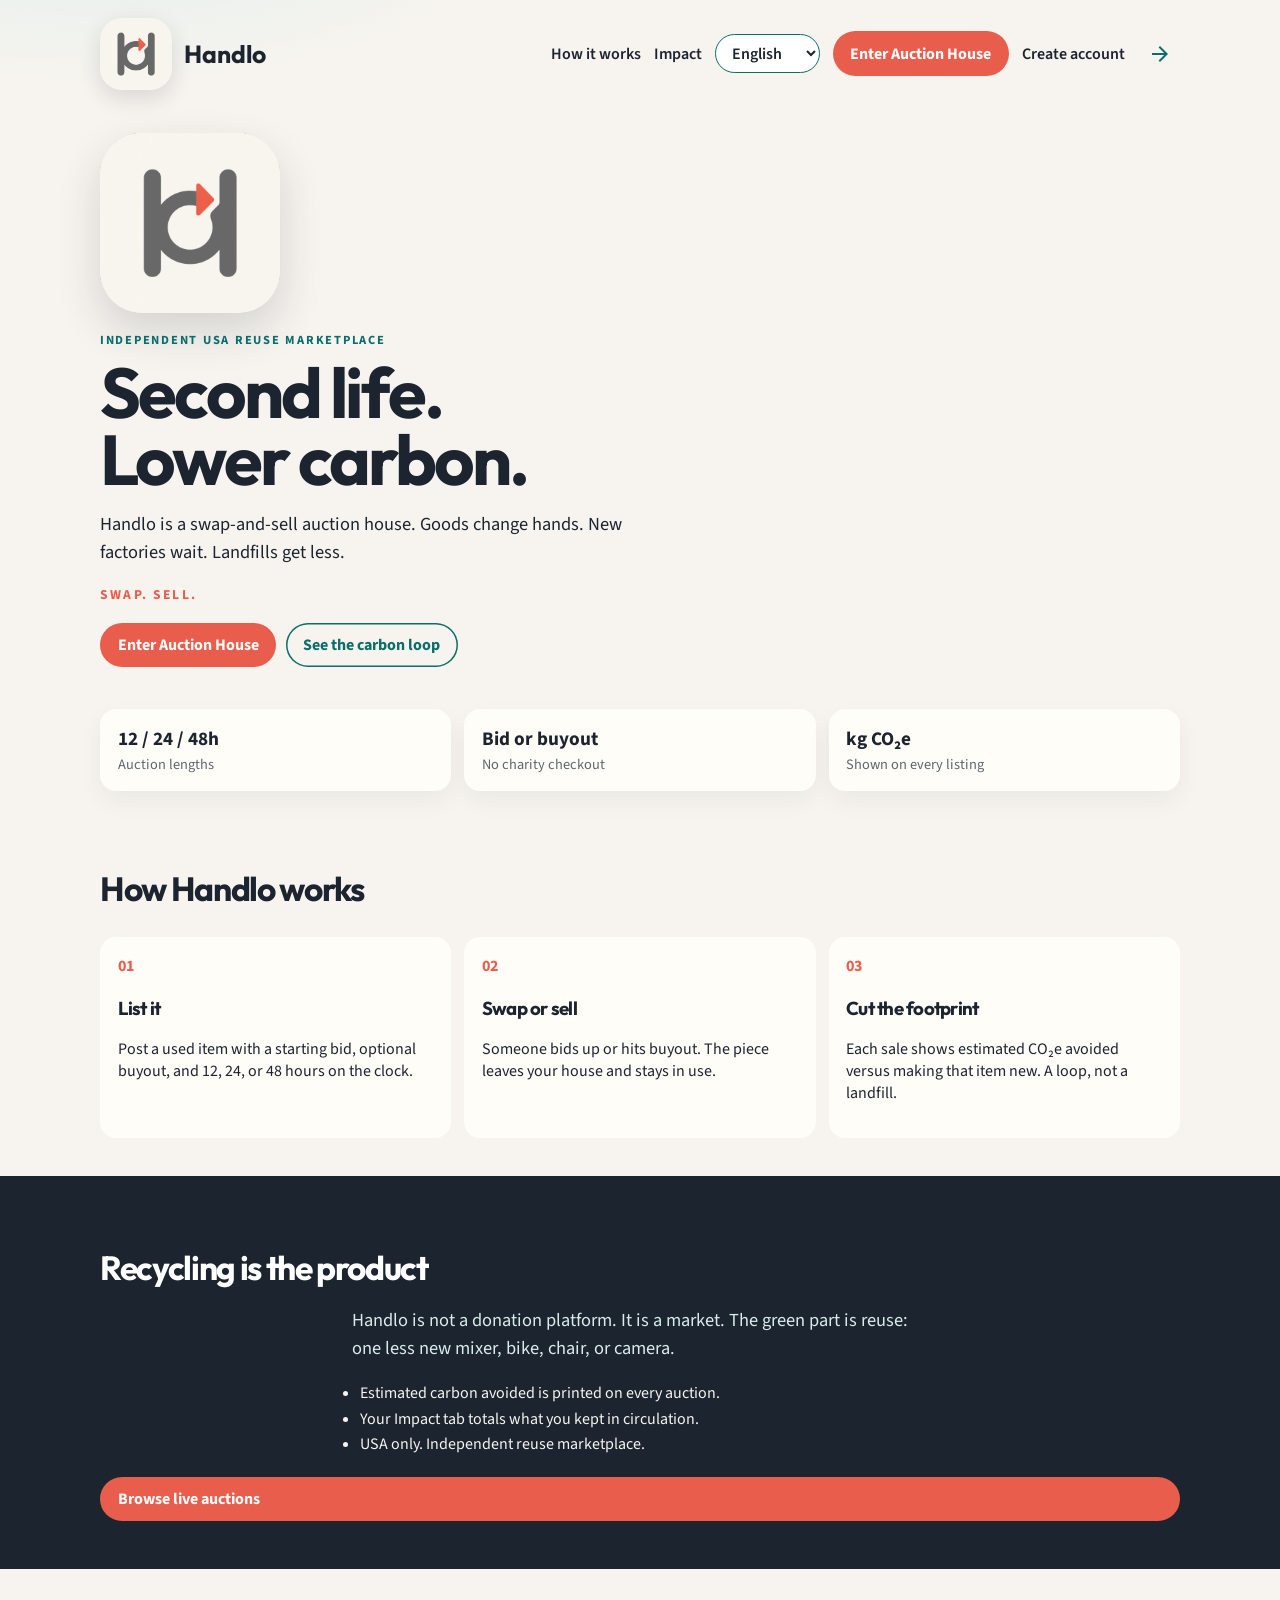
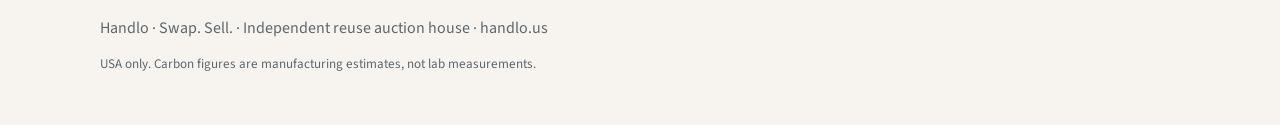
<file: index.html>
<!DOCTYPE html>
<html lang="en">
<head>
  <meta charset="UTF-8">
  <meta name="viewport" content="width=device-width, initial-scale=1">
  <title data-i18n="home.title">Handlo — Swap. Sell. Lower carbon.</title>
  <link rel="icon" href="favicon.ico" sizes="any">
  <link rel="icon" type="image/png" sizes="32x32" href="assets/favicon-32.png">
  <link rel="icon" type="image/png" sizes="48x48" href="assets/favicon-48.png">
  <link rel="apple-touch-icon" href="assets/apple-touch-icon.png">
  <meta property="og:image" content="https://handlo.us/assets/handlo-icon.jpg">
  <meta name="theme-color" content="#0b6e6a">
  <meta name="description" data-i18n="home.desc" content="Handlo is an independent US reuse auction house. Swap and sell used goods. Every sale is a second life and less carbon than buying new.">
  <link rel="preconnect" href="https://fonts.googleapis.com">
  <link rel="preconnect" href="https://fonts.gstatic.com" crossorigin>
  <link href="https://fonts.googleapis.com/css2?family=Noto+Naskh+Arabic:wght@400;600;700&family=Outfit:wght@500;650;700&family=Source+Sans+3:wght@400;600;700&display=swap" rel="stylesheet">
  <link rel="stylesheet" href="home.css">
</head>
<body>
  <header class="bar">
    <a class="logo" href="index.html">
      <img src="assets/handlo-icon.jpg" alt="">
      <span>Handlo</span>
    </a>
    <nav>
      <a href="#how" data-i18n="nav.how">How it works</a>
      <a href="#impact" data-i18n="nav.impact">Impact</a>
      <label class="lang-wrap">
        <span class="visually-hidden" data-i18n="lang.label">Language</span>
        <select id="langSelect" aria-label="Language"></select>
      </label>
      <a class="cta" href="auction.html" data-i18n="nav.enter">Enter Auction House</a>
      <a href="join.html" data-i18n="nav.join">Create account</a>
      <a class="exit-page" href="index.html" data-exit="back" data-i18n-title="nav.exit" title="Leave page">
        <span class="visually-hidden" data-i18n="nav.exit">Leave page</span>
        <svg viewBox="0 0 24 24" aria-hidden="true"><path d="M12 4 10.59 5.41 16.17 11H4v2h12.17l-5.58 5.59L12 20l8-8z"/></svg>
      </a>
    </nav>
  </header>

  <section class="hero">
    <img class="hero-mark" src="assets/handlo-icon.jpg" alt="Handlo">
    <p class="kicker" data-i18n="hero.kicker">Independent USA reuse marketplace</p>
    <h1 data-i18n-html="hero.h1">Second life.<br>Lower carbon.</h1>
    <p class="lead" data-i18n="hero.lead">Handlo is a swap-and-sell auction house. Goods change hands. New factories wait. Landfills get less.</p>
    <p class="tag" data-i18n="hero.tag">Swap. Sell.</p>
    <div class="hero-actions">
      <a class="cta" href="auction.html" data-i18n="nav.enter">Enter Auction House</a>
      <a class="ghost" href="#impact" data-i18n="hero.carbon">See the carbon loop</a>
    </div>
  </section>

  <section class="stats" aria-label="Reuse snapshot">
    <div>
      <strong data-i18n="stat.hours">12 / 24 / 48h</strong>
      <span data-i18n="stat.hoursL">Auction lengths</span>
    </div>
    <div>
      <strong data-i18n="stat.bid">Bid or buyout</strong>
      <span data-i18n="stat.bidL">No charity checkout</span>
    </div>
    <div>
      <strong data-i18n="stat.co2">kg CO₂e</strong>
      <span data-i18n="stat.co2L">Shown on every listing</span>
    </div>
  </section>

  <section id="how" class="block">
    <h2 data-i18n="how.title">How Handlo works</h2>
    <div class="cards">
      <article>
        <p class="num">01</p>
        <h3><a href="auction.html?intent=post" data-i18n="how.1t">List it</a></h3>
        <p data-i18n="how.1p">Post a used item with a starting bid, optional buyout, and 12, 24, or 48 hours on the clock.</p>
      </article>
      <article>
        <p class="num">02</p>
        <h3 data-i18n="how.2t">Swap or sell</h3>
        <p data-i18n="how.2p">Someone bids up or hits buyout. The piece leaves your house and stays in use.</p>
      </article>
      <article>
        <p class="num">03</p>
        <h3 data-i18n="how.3t">Cut the footprint</h3>
        <p data-i18n="how.3p">Each sale shows estimated CO₂e avoided versus making that item new. A loop, not a landfill.</p>
      </article>
    </div>
  </section>

  <section id="impact" class="block tint">
    <h2 data-i18n="imp.title">Recycling is the product</h2>
    <p class="lead" data-i18n="imp.lead">Handlo is not a donation platform. It is a market. The green part is reuse: one less new mixer, bike, chair, or camera.</p>
    <ul class="ticks">
      <li data-i18n="imp.t1">Estimated carbon avoided is printed on every auction.</li>
      <li data-i18n="imp.t2">Your Impact tab totals what you kept in circulation.</li>
      <li data-i18n="imp.t3">USA only. Independent reuse marketplace.</li>
    </ul>
    <a class="cta" href="auction.html" data-i18n="imp.browse">Browse live auctions</a>
  </section>

  <footer>
    <p data-i18n="foot.line">Handlo · Swap. Sell. · Independent reuse auction house · handlo.us</p>
    <p class="small" data-i18n="foot.small">USA only. Carbon figures are manufacturing estimates, not lab measurements.</p>
  </footer>
  <script src="js/i18n.js"></script>
  <script src="js/member.js"></script>
  <script>
    (function () {
      document.querySelectorAll("a.exit-page[data-exit='back']").forEach(function (a) {
        a.addEventListener("click", function (ev) {
          if (history.length > 1) {
            ev.preventDefault();
            history.back();
          }
        });
      });
      document.querySelectorAll('a[href^="auction.html?intent="]').forEach(function (a) {
        a.addEventListener("click", function (ev) {
          if (window.HandloMember && !HandloMember.isVerified()) {
            ev.preventDefault();
            const u = new URL(a.href, location.href);
            HandloMember.openJoin({ kind: u.searchParams.get("intent") || "post", id: u.searchParams.get("id") || "" });
          }
        });
      });
    })();
  </script>
</body>
</html>
</file>
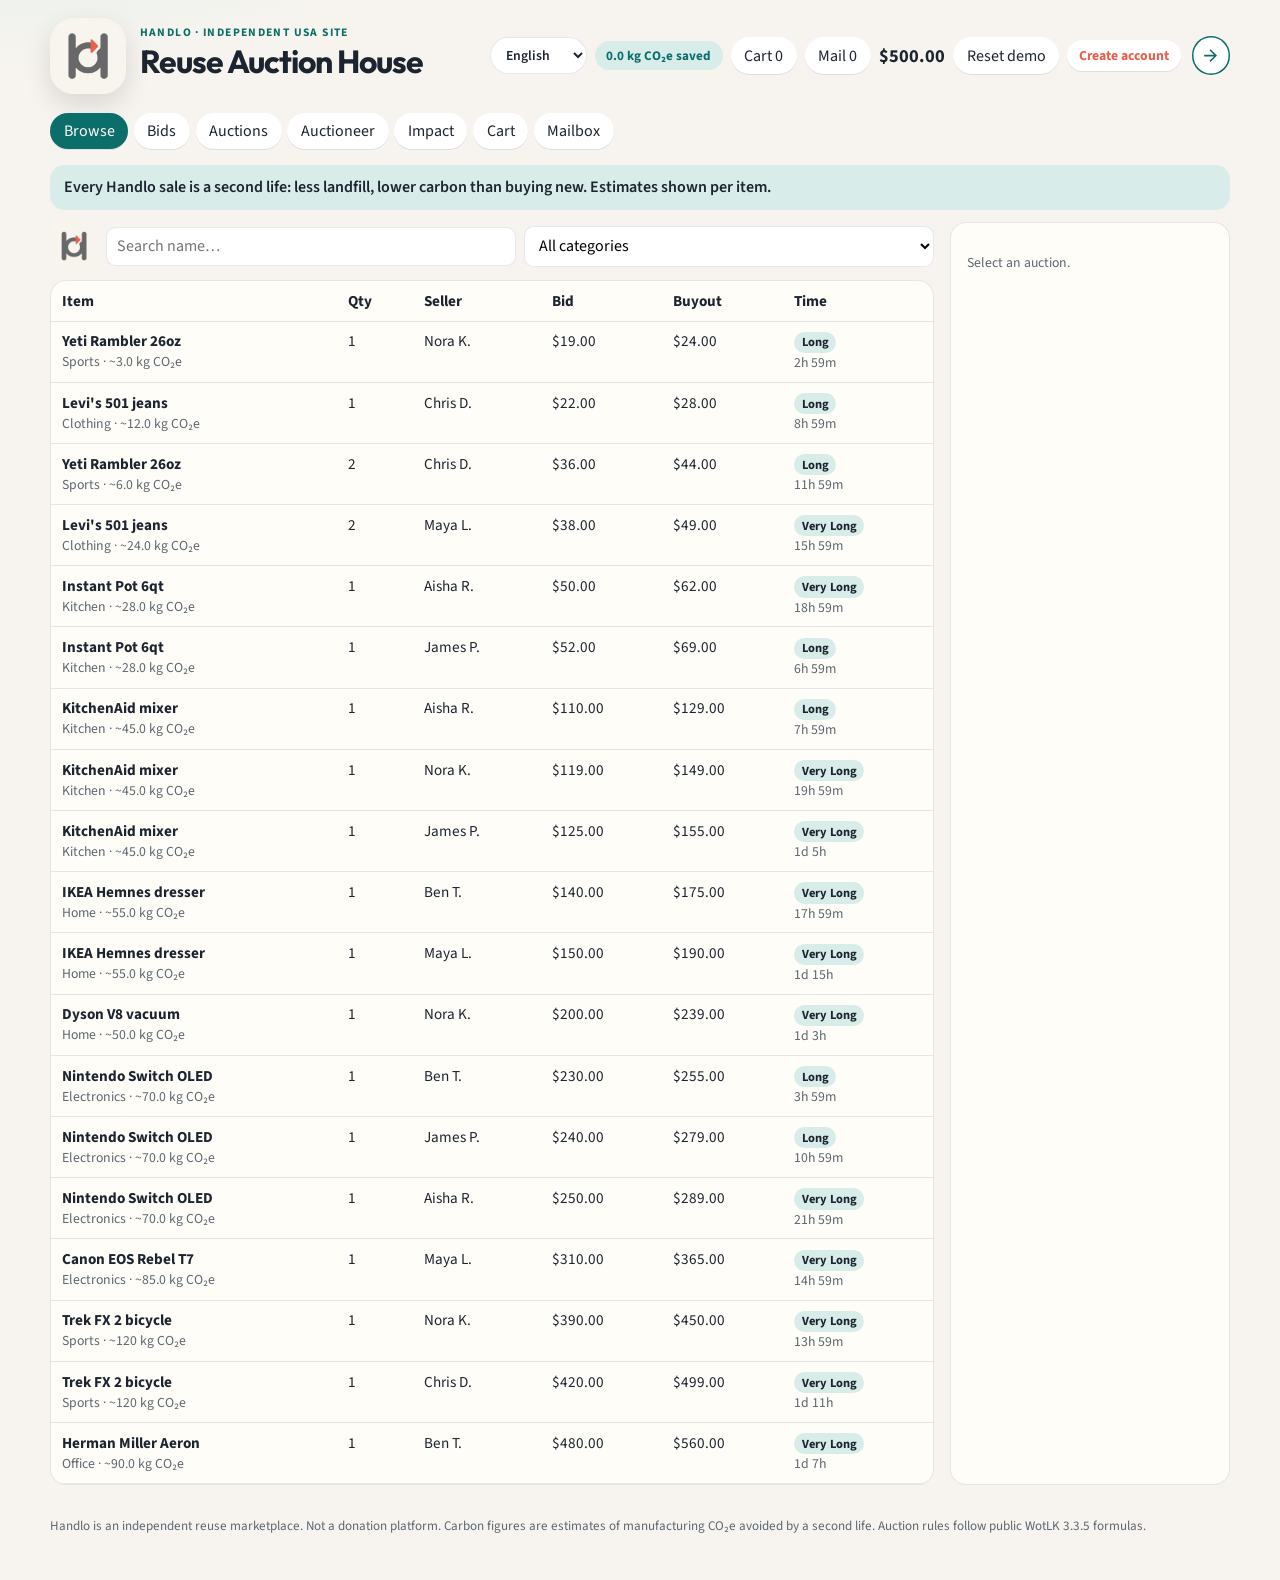
<file: auction.html>
<!DOCTYPE html>
<html lang="en">
<head>
  <meta charset="UTF-8">
  <meta name="viewport" content="width=device-width, initial-scale=1">
  <title data-i18n="ah.title">Handlo — reuse auction house</title>
  <link rel="icon" href="favicon.ico" sizes="any">
  <link rel="icon" type="image/png" sizes="32x32" href="assets/favicon-32.png">
  <link rel="icon" type="image/png" sizes="48x48" href="assets/favicon-48.png">
  <link rel="apple-touch-icon" href="assets/apple-touch-icon.png">
  <meta property="og:image" content="https://handlo.us/assets/handlo-icon.jpg">
  <meta name="theme-color" content="#0b6e6a">
  <meta name="description" data-i18n="ah.desc" content="Handlo is an independent US swap-and-sell auction house. Reuse first, lower carbon. Not a donation site.">
  <link rel="preconnect" href="https://fonts.googleapis.com">
  <link rel="preconnect" href="https://fonts.gstatic.com" crossorigin>
  <link href="https://fonts.googleapis.com/css2?family=Noto+Naskh+Arabic:wght@400;600;700&family=Outfit:wght@500;650;700&family=Source+Sans+3:wght@400;600;700&display=swap" rel="stylesheet">
  <link rel="stylesheet" href="styles.css">
</head>
<body>
  <header class="top">
    <a class="brand" href="index.html">
      <img src="assets/handlo-icon.jpg" alt="Handlo">
      <div>
        <p class="kicker">Handlo <span data-i18n="ah.kicker">· independent USA site</span></p>
        <h1 data-i18n="ah.h1">Reuse Auction House</h1>
      </div>
    </a>
    <div class="wallet">
      <label class="lang-wrap">
        <span class="visually-hidden" data-i18n="lang.label">Language</span>
        <select id="langSelect" aria-label="Language"></select>
      </label>
      <p class="eco-chip" id="ecoChip" title="Estimated CO2e avoided on items you reuse">0 kg CO₂e saved</p>
      <button type="button" data-tab="cart"><span data-i18n="tab.cart">Cart</span> <span id="cartCount">0</span></button>
      <button type="button" data-tab="mail"><span data-i18n="btn.mail">Mail</span> <span id="mailCount">0</span></button>
      <strong id="gold">$0.00</strong>
      <button type="button" class="ghost" id="resetBtn" data-i18n="btn.reset">Reset demo</button>
      <a class="member-chip need" id="memberChip" href="join.html" data-i18n="nav.join">Create account</a>
      <a class="exit-page" href="index.html" data-i18n-title="nav.exit" title="Leave page">
        <span class="visually-hidden" data-i18n="nav.exit">Leave page</span>
        <svg viewBox="0 0 24 24" aria-hidden="true"><path d="M12 4 10.59 5.41 16.17 11H4v2h12.17l-5.58 5.59L12 20l8-8z"/></svg>
      </a>
    </div>
  </header>

  <nav class="tabs" aria-label="Auction House">
    <button type="button" data-tab="browse" class="on" data-i18n="tab.browse">Browse</button>
    <button type="button" data-tab="bids" data-i18n="tab.bids">Bids</button>
    <button type="button" data-tab="auctions" data-i18n="tab.auctions">Auctions</button>
    <button type="button" data-tab="auctioneer" data-i18n="tab.auctioneer">Auctioneer</button>
    <button type="button" data-tab="impact" data-i18n="tab.impact">Impact</button>
    <button type="button" data-tab="cart" data-i18n="tab.cart">Cart</button>
    <button type="button" data-tab="mail" data-i18n="tab.mail">Mailbox</button>
  </nav>

  <main>
    <section class="panel" id="panel-browse">
      <p class="eco-banner" data-i18n="eco.banner">Every Handlo sale is a second life: less landfill, lower carbon than buying new. Estimates shown per item.</p>
      <div class="browse-grid">
        <div>
          <div class="filters">
            <a class="search-logo" href="index.html"><img src="assets/handlo-icon.jpg" alt="Handlo"></a>
            <input id="search" type="search" data-i18n-ph="search.ph" placeholder="Search name…">
            <select id="category">
              <option value="" data-i18n="cat.all">All categories</option>
              <option value="Electronics" data-i18n="cat.Electronics">Electronics</option>
              <option value="Home" data-i18n="cat.Home">Home</option>
              <option value="Kitchen" data-i18n="cat.Kitchen">Kitchen</option>
              <option value="Clothing" data-i18n="cat.Clothing">Clothing</option>
              <option value="Sports" data-i18n="cat.Sports">Sports</option>
              <option value="Office" data-i18n="cat.Office">Office</option>
            </select>
          </div>
          <div class="table-wrap">
            <table>
              <thead>
                <tr>
                  <th data-i18n="th.item">Item</th>
                  <th data-i18n="th.qty">Qty</th>
                  <th data-i18n="th.seller">Seller</th>
                  <th data-i18n="th.bid">Bid</th>
                  <th data-i18n="th.buyout">Buyout</th>
                  <th data-i18n="th.time">Time</th>
                </tr>
              </thead>
              <tbody id="browseBody"></tbody>
            </table>
          </div>
        </div>
        <aside id="detail" class="card"></aside>
      </div>
    </section>

    <section class="panel" id="panel-bids" hidden>
      <div class="table-wrap">
        <table>
          <thead>
            <tr>
              <th data-i18n="th.item">Item</th>
              <th data-i18n="th.yourBid">Your bid</th>
              <th data-i18n="th.buyout">Buyout</th>
              <th data-i18n="th.time">Time</th>
            </tr>
          </thead>
          <tbody id="bidsBody"></tbody>
        </table>
      </div>
    </section>

    <section class="panel" id="panel-auctions" hidden>
      <div class="post-grid">
        <form id="postForm" class="card">
          <h2 data-i18n="post.title">Create auction</h2>
          <p class="muted" data-i18n="post.help">3.3.5 durations: 12 / 24 / 48 hours. Deposit 15% / 30% / 60% of vendor value. House cut 5% if it sells.</p>
          <label><span data-i18n="post.item">Item in bag</span>
            <select id="postItem" required></select>
          </label>
          <div class="row">
            <label><span data-i18n="post.qty">Qty</span> <input id="postQty" type="number" min="1" value="1" required></label>
            <label><span data-i18n="post.dur">Duration</span>
              <select id="postHours">
                <option value="12" data-i18n="post.h12">12 hours</option>
                <option value="24" selected data-i18n="post.h24">24 hours</option>
                <option value="48" data-i18n="post.h48">48 hours</option>
              </select>
            </label>
          </div>
          <div class="row">
            <label><span data-i18n="post.start">Starting bid $</span> <input id="postBid" type="number" min="0.01" step="0.01" required></label>
            <label><span data-i18n="post.buy">Buyout $</span> <input id="postBuy" type="number" min="0" step="0.01" data-i18n-ph="post.optional" placeholder="optional"></label>
          </div>
          <p id="postMath" class="statline"></p>
          <div class="actions">
            <button type="button" class="ghost" id="fillAe" data-i18n="post.fill">Fill from Auctioneer</button>
            <button type="submit" class="coral" data-i18n="post.submit">Post auction</button>
          </div>
        </form>
        <div>
          <h2 data-i18n="bag.title">Your bag</h2>
          <div id="bagBody" class="bag"></div>
          <h2 data-i18n="mine.title">Your auctions</h2>
          <div class="table-wrap">
            <table>
              <thead>
                <tr>
                  <th data-i18n="th.item">Item</th>
                  <th data-i18n="th.bid">Bid</th>
                  <th data-i18n="th.buyout">Buyout</th>
                  <th data-i18n="th.status">Status</th>
                  <th></th>
                </tr>
              </thead>
              <tbody id="mineBody"></tbody>
            </table>
          </div>
        </div>
      </div>
    </section>

    <section class="panel" id="panel-auctioneer" hidden>
      <div class="ae-head card">
        <div>
          <h2 data-i18n="ae.title">Auctioneer</h2>
          <p id="scanStamp" class="muted"></p>
        </div>
        <div class="scan-wrap">
          <button type="button" id="scanBtn" data-i18n="ae.scan">GetAll scan</button>
          <div class="bar"><span id="scanBar"></span></div>
          <p id="scanLabel" class="muted" data-i18n="ae.ready">Ready.</p>
        </div>
      </div>
      <div class="ae-grid">
        <div class="card">
          <h3 data-i18n="ae.market">Market (Appraiser)</h3>
          <div class="table-wrap">
            <table>
              <thead>
                <tr>
                  <th data-i18n="th.item">Item</th>
                  <th data-i18n="ae.seen">Seen</th>
                  <th data-i18n="ae.marketEa">Market /ea</th>
                  <th data-i18n="ae.range">Range</th>
                  <th data-i18n="ae.conf">Conf.</th>
                </tr>
              </thead>
              <tbody id="aeMarkets"></tbody>
            </table>
          </div>
        </div>
        <div class="card">
          <h3 data-i18n="ae.deals">SearchUI deals</h3>
          <div class="table-wrap">
            <table>
              <thead>
                <tr>
                  <th data-i18n="th.item">Item</th>
                  <th data-i18n="th.buyout">Buyout</th>
                  <th data-i18n="ae.market">Market</th>
                  <th data-i18n="ae.deal">Deal</th>
                </tr>
              </thead>
              <tbody id="aeDeals"></tbody>
            </table>
          </div>
        </div>
      </div>
      <div class="card">
        <h3 data-i18n="ae.bean">BeanCounter</h3>
        <div class="table-wrap">
          <table>
            <thead>
              <tr>
                <th data-i18n="ae.type">Type</th>
                <th data-i18n="th.item">Item</th>
                <th data-i18n="ae.price">Price</th>
              </tr>
            </thead>
            <tbody id="aeHistory"></tbody>
          </table>
        </div>
      </div>
    </section>

    <section class="panel" id="panel-impact" hidden>
      <div class="ae-grid">
        <div class="card">
          <h2 data-i18n="imp.loop">Carbon loop</h2>
          <p class="muted" data-i18n="imp.muted">Buying used on Handlo avoids the estimated manufacturing footprint of a new item. Not a donation platform. Independent site.</p>
          <dl class="impact-dl">
            <div><dt data-i18n="imp.you">Your reused items</dt><dd id="impactYou">0 kg</dd></div>
            <div><dt data-i18n="imp.live">Live listings (potential)</dt><dd id="impactLive">0 kg</dd></div>
            <div><dt data-i18n="imp.sold">Completed reuse on this demo</dt><dd id="impactSold">0 kg</dd></div>
          </dl>
        </div>
        <div class="card">
          <h2 data-i18n="imp.why">Why it counts</h2>
          <ul class="impact-list">
            <li data-i18n="imp.l1">Swap or sell first — keep goods in circulation.</li>
            <li data-i18n="imp.l2">Each listing shows estimated kg CO₂e avoided vs new.</li>
            <li data-i18n="imp.l3">Local reuse cuts shipping and factory demand.</li>
            <li data-i18n="imp.l4">No charity checkout. This is a marketplace.</li>
          </ul>
        </div>
      </div>
    </section>

    <section class="panel" id="panel-cart" hidden>
      <div id="cartBody" class="cart-list"></div>
    </section>

    <section class="panel" id="panel-mail" hidden>
      <div id="mailList" class="mail"></div>
    </section>
  </main>

  <p class="fineprint" data-i18n="fineprint">Handlo is an independent reuse marketplace. Not a donation platform. Carbon figures are estimates of manufacturing CO₂e avoided by a second life. Auction rules follow public WotLK 3.3.5 formulas.</p>
  <div id="toast" role="status"></div>

  <script src="js/i18n.js"></script>
  <script src="js/member.js"></script>
  <script src="js/engine.js"></script>
  <script src="js/auctioneer.js"></script>
  <script src="js/data.js"></script>
  <script src="js/eco.js"></script>
  <script src="js/app.js"></script>
</body>
</html>
</file>
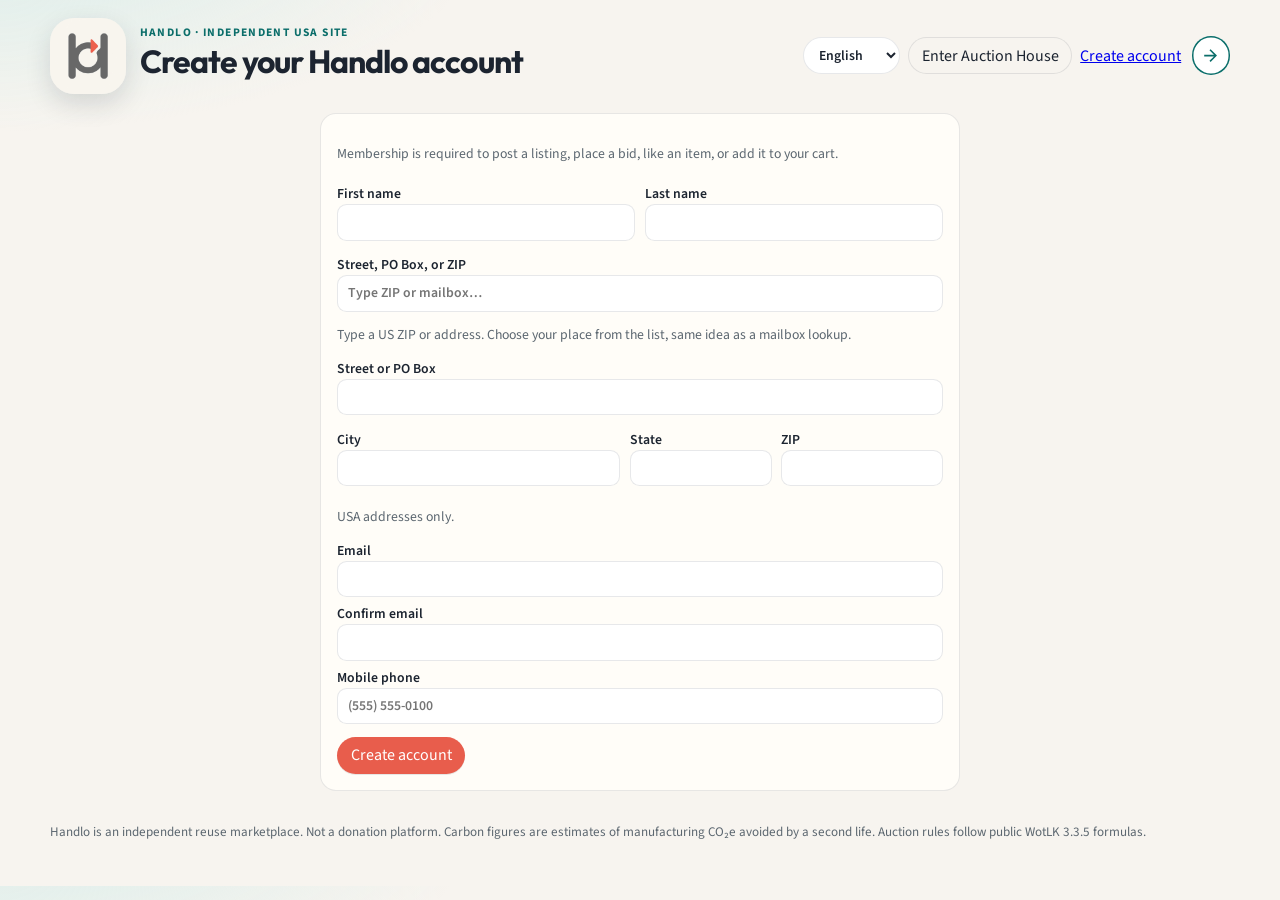
<file: join.html>
<!DOCTYPE html>
<html lang="en">
<head>
  <meta charset="UTF-8">
  <meta name="viewport" content="width=device-width, initial-scale=1">
  <title data-i18n="member.title">Create your Handlo account</title>
  <link rel="icon" href="favicon.ico" sizes="any">
  <link rel="icon" type="image/png" sizes="32x32" href="assets/favicon-32.png">
  <link rel="icon" type="image/png" sizes="48x48" href="assets/favicon-48.png">
  <link rel="apple-touch-icon" href="assets/apple-touch-icon.png">
  <meta property="og:image" content="https://handlo.us/assets/handlo-icon.jpg">
  <meta name="theme-color" content="#0b6e6a">
  <meta name="description" data-i18n="member.desc" content="USA members only. Verify your email, then continue listing, bidding, or adding to cart.">
  <link rel="preconnect" href="https://fonts.googleapis.com">
  <link rel="preconnect" href="https://fonts.gstatic.com" crossorigin>
  <link href="https://fonts.googleapis.com/css2?family=Noto+Naskh+Arabic:wght@400;600;700&family=Outfit:wght@500;650;700&family=Source+Sans+3:wght@400;600;700&display=swap" rel="stylesheet">
  <link rel="stylesheet" href="styles.css">
</head>
<body class="join-body">
  <header class="top">
    <a class="brand" href="index.html">
      <img src="assets/handlo-icon.jpg" alt="Handlo">
      <div>
        <p class="kicker">Handlo <span data-i18n="ah.kicker">· independent USA site</span></p>
        <h1 data-i18n="member.title">Create your Handlo account</h1>
      </div>
    </a>
    <div class="wallet">
      <label class="lang-wrap">
        <span class="visually-hidden" data-i18n="lang.label">Language</span>
        <select id="langSelect" aria-label="Language"></select>
      </label>
      <a class="ghost" href="auction.html" data-i18n="nav.enter">Enter Auction House</a>
      <a href="join.html" data-i18n="nav.join">Create account</a>
      <a class="exit-page" href="index.html" data-i18n-title="nav.exit" title="Leave page">
        <span class="visually-hidden" data-i18n="nav.exit">Leave page</span>
        <svg viewBox="0 0 24 24" aria-hidden="true"><path d="M12 4 10.59 5.41 16.17 11H4v2h12.17l-5.58 5.59L12 20l8-8z"/></svg>
      </a>
    </div>
  </header>

  <main class="join-main">
    <section class="card join-card" id="formCard">
      <p class="muted" data-i18n="member.lead">Membership is required to post a listing, place a bid, like an item, or add it to your cart.</p>
      <form id="joinForm" novalidate>
        <div class="row">
          <label><span data-i18n="member.first">First name</span>
            <input id="firstName" name="firstName" autocomplete="given-name" required>
          </label>
          <label><span data-i18n="member.last">Last name</span>
            <input id="lastName" name="lastName" autocomplete="family-name" required>
          </label>
        </div>

        <label class="mailbox-label"><span data-i18n="member.mailbox">Street, PO Box, or ZIP</span>
          <input id="mailbox" name="mailbox" autocomplete="off" data-i18n-ph="member.mailboxPh" placeholder="Type ZIP or mailbox…">
          <ul id="suggest" class="suggest" hidden></ul>
        </label>
        <p class="muted" data-i18n="member.mailboxHelp">Type a US ZIP or address. Choose your place from the list, same idea as a mailbox lookup.</p>

        <label><span data-i18n="member.street">Street or PO Box</span>
          <input id="line" name="line" autocomplete="address-line1" required>
        </label>
        <div class="row three">
          <label><span data-i18n="member.city">City</span>
            <input id="city" name="city" autocomplete="address-level2" required>
          </label>
          <label><span data-i18n="member.state">State</span>
            <input id="state" name="state" autocomplete="address-level1" maxlength="20" required>
          </label>
          <label><span data-i18n="member.zip">ZIP</span>
            <input id="zip" name="zip" inputmode="numeric" autocomplete="postal-code" maxlength="10" required>
          </label>
        </div>
        <p class="muted" data-i18n="member.usa">USA addresses only.</p>

        <label><span data-i18n="member.email">Email</span>
          <input id="email" name="email" type="email" autocomplete="email" required>
        </label>
        <label><span data-i18n="member.email2">Confirm email</span>
          <input id="email2" name="email2" type="email" autocomplete="email" required>
        </label>
        <label><span data-i18n="member.phone">Mobile phone</span>
          <input id="phone" name="phone" type="tel" inputmode="tel" autocomplete="tel" data-i18n-ph="member.phonePh" placeholder="(555) 555-0100" required>
        </label>

        <p id="joinError" class="form-error" hidden></p>
        <div class="actions">
          <button type="submit" class="coral" data-i18n="member.submit">Create account</button>
        </div>
      </form>
    </section>

    <section class="card join-card" id="pendingCard" hidden>
      <h2 data-i18n="member.pending">Check your email</h2>
      <p id="pendingBody" class="lead-p"></p>
      <article class="verify-mail">
        <p class="kicker" data-i18n="member.mailFrom">Handlo · membership</p>
        <h3 data-i18n="member.mailSubj">Confirm your Handlo account</h3>
        <p id="mailTo" class="muted"></p>
        <p data-i18n="member.mailBody">Tap the link to approve your membership, then continue what you started.</p>
        <a class="cta-btn" id="verifyLink" href="verify.html" data-i18n="member.mailCta">Approve membership</a>
      </article>
      <p class="muted" data-i18n="member.demoMailNote">This demo shows the email on this page. After a mail server is connected, the same link arrives in your inbox.</p>
      <div class="actions">
        <button type="button" class="ghost" id="startOver" data-i18n="member.startOver">Use a different email</button>
      </div>
    </section>

    <section class="card join-card" id="doneCard" hidden>
      <h2 data-i18n="member.verified">Membership approved. You can continue.</h2>
      <p class="lead-p" data-i18n="member.verifiedLead">Your email is confirmed. Handlo is unlocked for listing, bids, likes, and cart.</p>
      <div class="actions">
        <a class="cta-btn" id="continueLink" href="auction.html" data-i18n="member.continue">Continue</a>
      </div>
    </section>
  </main>

  <p class="fineprint" data-i18n="fineprint">Handlo is an independent reuse marketplace. Not a donation platform. Carbon figures are estimates of manufacturing CO₂e avoided by a second life. Auction rules follow public WotLK 3.3.5 formulas.</p>
  <div id="toast" role="status"></div>

  <script src="js/i18n.js"></script>
  <script src="js/member.js"></script>
  <script>
    (function () {
      const $ = (id) => document.getElementById(id);
      const t = (key, vars) => (window.HandloI18n ? HandloI18n.t(key, vars) : key);
      const M = window.HandloMember;

      function show(which) {
        $("formCard").hidden = which !== "form";
        $("pendingCard").hidden = which !== "pending";
        $("doneCard").hidden = which !== "done";
      }

      function fillPending(a) {
        $("pendingBody").textContent = t("member.pendingBody", { email: a.email });
        $("mailTo").textContent = a.email;
        $("verifyLink").href = M.verifyHref(a.token);
        show("pending");
      }

      function paint() {
        if (M.isVerified()) {
          $("continueLink").href = M.continueHref();
          show("done");
          return;
        }
        if (M.isPending()) {
          fillPending(M.account());
          return;
        }
        show("form");
      }

      M.bindMailbox($("mailbox"), $("suggest"), (row) => {
        $("mailbox").value = row.label;
        if (row.line) $("line").value = row.line;
        $("city").value = row.city || "";
        $("state").value = row.state || "";
        $("zip").value = row.zip || "";
        if (!row.line) $("line").focus();
      });

      $("joinForm").addEventListener("submit", (ev) => {
        ev.preventDefault();
        const draft = {
          firstName: $("firstName").value,
          lastName: $("lastName").value,
          email: $("email").value,
          email2: $("email2").value,
          phone: $("phone").value,
          line: $("line").value,
          city: $("city").value,
          state: $("state").value,
          zip: $("zip").value,
          country: "US",
          label: $("mailbox").value,
        };
        const res = M.createPending(draft);
        if (!res.ok) {
          $("joinError").hidden = false;
          $("joinError").textContent = t(res.error);
          return;
        }
        $("joinError").hidden = true;
        fillPending(res.account);
      });

      $("startOver").addEventListener("click", () => {
        M.startOver();
        $("joinForm").reset();
        $("joinError").hidden = true;
        show("form");
      });

      const params = new URLSearchParams(location.search);
      const intent = params.get("intent");
      const id = params.get("id");
      if (intent) M.savePendingIntent({ kind: intent, id: id || "" });

      document.addEventListener("handlo-lang", paint);
      paint();
    })();
  </script>
</body>
</html>
</file>
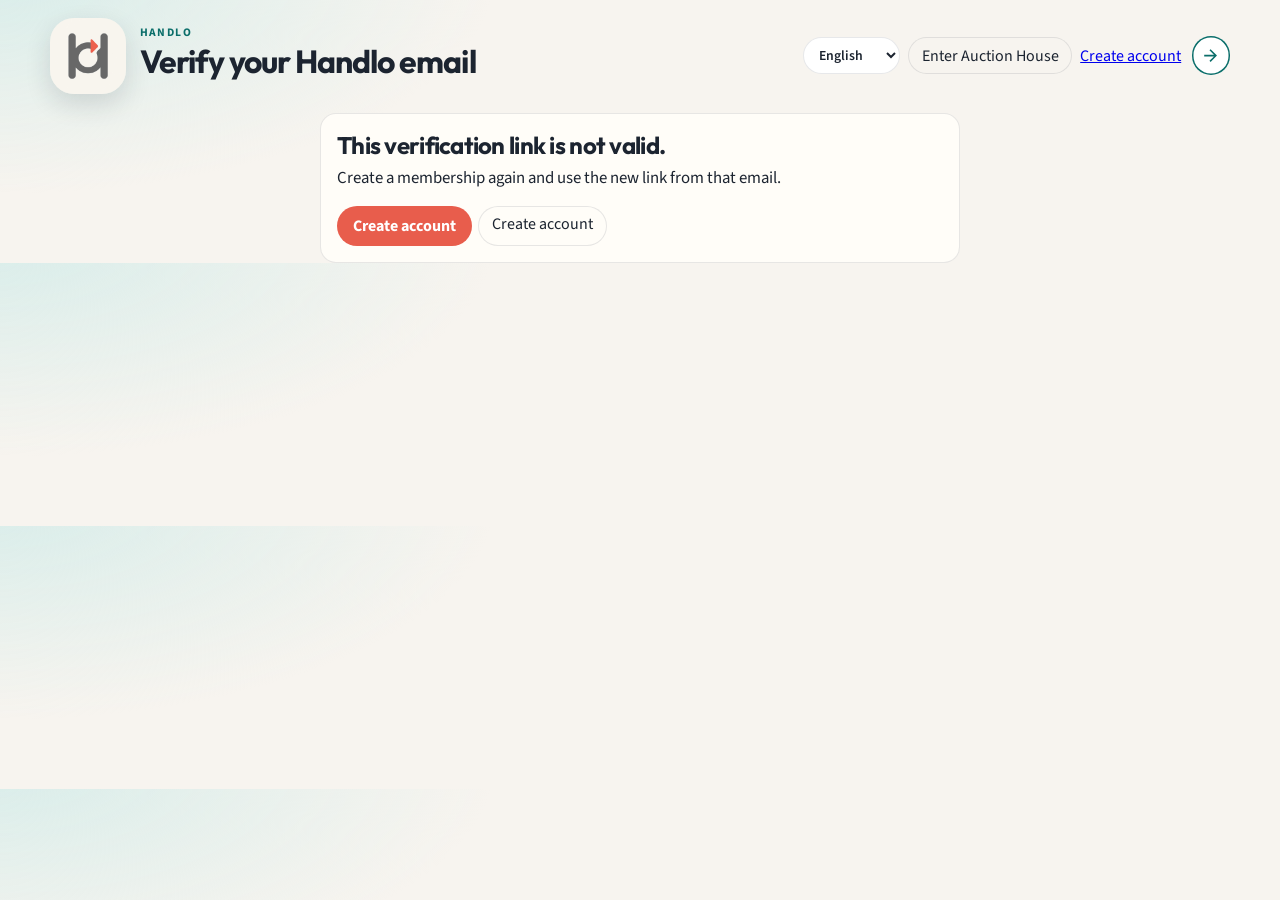
<file: verify.html>
<!DOCTYPE html>
<html lang="en">
<head>
  <meta charset="UTF-8">
  <meta name="viewport" content="width=device-width, initial-scale=1">
  <title data-i18n="member.verifyTitle">Verify your Handlo email</title>
  <link rel="icon" href="favicon.ico" sizes="any">
  <link rel="icon" type="image/png" sizes="32x32" href="assets/favicon-32.png">
  <link rel="icon" type="image/png" sizes="48x48" href="assets/favicon-48.png">
  <link rel="apple-touch-icon" href="assets/apple-touch-icon.png">
  <meta property="og:image" content="https://handlo.us/assets/handlo-icon.jpg">
  <meta name="theme-color" content="#0b6e6a">
  <link rel="preconnect" href="https://fonts.googleapis.com">
  <link rel="preconnect" href="https://fonts.gstatic.com" crossorigin>
  <link href="https://fonts.googleapis.com/css2?family=Noto+Naskh+Arabic:wght@400;600;700&family=Outfit:wght@500;650;700&family=Source+Sans+3:wght@400;600;700&display=swap" rel="stylesheet">
  <link rel="stylesheet" href="styles.css">
</head>
<body class="join-body">
  <header class="top">
    <a class="brand" href="index.html">
      <img src="assets/handlo-icon.jpg" alt="Handlo">
      <div>
        <p class="kicker">Handlo</p>
        <h1 data-i18n="member.verifyTitle">Verify your Handlo email</h1>
      </div>
    </a>
    <div class="wallet">
      <label class="lang-wrap">
        <span class="visually-hidden" data-i18n="lang.label">Language</span>
        <select id="langSelect" aria-label="Language"></select>
      </label>
      <a class="ghost" href="auction.html" data-i18n="nav.enter">Enter Auction House</a>
      <a href="join.html" data-i18n="nav.join">Create account</a>
      <a class="exit-page" href="index.html" data-i18n-title="nav.exit" title="Leave page">
        <span class="visually-hidden" data-i18n="nav.exit">Leave page</span>
        <svg viewBox="0 0 24 24" aria-hidden="true"><path d="M12 4 10.59 5.41 16.17 11H4v2h12.17l-5.58 5.59L12 20l8-8z"/></svg>
      </a>
    </div>
  </header>

  <main class="join-main">
    <section class="card join-card">
      <h2 id="verifyHead"></h2>
      <p id="verifyBody" class="lead-p"></p>
      <div class="actions">
        <a class="cta-btn" id="verifyGo" href="auction.html" data-i18n="member.continue">Continue</a>
        <a class="ghost" href="join.html" data-i18n="nav.join">Create account</a>
      </div>
    </section>
  </main>

  <script src="js/i18n.js"></script>
  <script src="js/member.js"></script>
  <script>
    (function () {
      const t = (key, vars) => (window.HandloI18n ? HandloI18n.t(key, vars) : key);
      const token = new URLSearchParams(location.search).get("token") || "";
      const res = HandloMember.verifyToken(token);
      const head = document.getElementById("verifyHead");
      const body = document.getElementById("verifyBody");
      const go = document.getElementById("verifyGo");
      if (res.ok) {
        head.textContent = t("member.verified");
        body.textContent = t("member.verifiedLead");
        go.href = HandloMember.continueHref();
      } else if (HandloMember.isVerified()) {
        head.textContent = t("member.already");
        body.textContent = t("member.verifiedLead");
        go.href = HandloMember.continueHref();
      } else {
        head.textContent = t("member.invalidLink");
        body.textContent = t("member.invalidHelp");
        go.href = "join.html";
        go.textContent = t("nav.join");
      }
    })();
  </script>
</body>
</html>
</file>
<file: home.css>
:root {
  --teal: #0b6e6a;
  --coral: #e85d4c;
  --ink: #1c2430;
  --cream: #f7f4ef;
  --mint: #d8edea;
}

* { box-sizing: border-box; }

body {
  margin: 0;
  font-family: "Source Sans 3", "Segoe UI", sans-serif;
  color: var(--ink);
  background:
    radial-gradient(1000px 520px at 8% -10%, var(--mint), transparent 50%),
    var(--cream);
}

.bar, .hero, .stats, .block, footer {
  width: min(1080px, calc(100% - 2rem));
  margin-left: auto;
  margin-right: auto;
}

.bar {
  display: flex;
  justify-content: space-between;
  align-items: center;
  gap: 1rem;
  padding: 1.1rem 0;
}

.logo {
  display: flex;
  align-items: center;
  gap: 0.75rem;
  color: inherit;
  text-decoration: none;
  font-family: Outfit, "Segoe UI", sans-serif;
  font-weight: 700;
  font-size: 1.55rem;
}

.logo img {
  width: 72px;
  height: 72px;
  border-radius: 22px;
  box-shadow: 0 8px 22px rgba(28, 36, 48, 0.14);
}

nav { display: flex; gap: 0.8rem; align-items: center; flex-wrap: wrap; }
nav a { color: var(--ink); text-decoration: none; font-weight: 600; }

.cta, .ghost {
  display: inline-block;
  border-radius: 999px;
  padding: 0.7rem 1.1rem;
  text-decoration: none;
  font-weight: 700;
}

.cta { background: var(--coral); color: #fff; }
.ghost { box-shadow: inset 0 0 0 1.5px var(--teal); color: var(--teal); }

.exit-page {
  display: inline-flex;
  align-items: center;
  justify-content: center;
  width: 2.5rem;
  height: 2.5rem;
  border-radius: 999px;
  color: var(--teal);
  text-decoration: none;
  flex: 0 0 auto;
  margin-inline-start: 0.15rem;
}
.exit-page svg { width: 1.5rem; height: 1.5rem; fill: currentColor; display: block; }
html[dir="rtl"] .exit-page svg { transform: scaleX(-1); }

.hero { padding: 1.6rem 0 2.6rem; }
.hero-mark {
  width: clamp(136px, 22vw, 180px);
  height: clamp(136px, 22vw, 180px);
  border-radius: 42px;
  display: block;
  margin: 0 0 1.15rem;
  box-shadow: 0 18px 44px rgba(28, 36, 48, 0.16);
}
.kicker {
  text-transform: uppercase;
  letter-spacing: 0.14em;
  color: var(--teal);
  font-weight: 700;
  font-size: 0.78rem;
  margin: 0 0 0.6rem;
}

h1, h2, h3 { font-family: Outfit, "Segoe UI", sans-serif; letter-spacing: -0.04em; }
h1 { font-size: clamp(2.4rem, 7vw, 4.4rem); line-height: 0.95; margin: 0 0 0.8rem; }
h2 { font-size: clamp(1.6rem, 3vw, 2.1rem); }

.lead { max-width: 36rem; font-size: 1.15rem; line-height: 1.5; }
.tag {
  color: var(--coral);
  letter-spacing: 0.16em;
  text-transform: uppercase;
  font-weight: 700;
  font-size: 0.85rem;
}
.hero-actions { display: flex; gap: 0.6rem; flex-wrap: wrap; margin-top: 1.2rem; }

.stats {
  display: grid;
  grid-template-columns: repeat(3, 1fr);
  gap: 0.8rem;
  margin-bottom: 2rem;
}

.stats div {
  background: #fffdf8;
  border-radius: 1rem;
  padding: 1rem 1.1rem;
  box-shadow: 0 10px 24px rgba(28, 36, 48, 0.05);
}

.stats strong { display: block; font-size: 1.2rem; }
.stats span { color: #5c6770; font-size: 0.9rem; }

.block { padding: 1rem 0 2.4rem; }
#impact.tint {
  width: 100%;
  max-width: none;
  background: var(--ink);
  color: #f7f4ef;
  padding: 2.6rem 1rem 3rem;
}

#impact.tint h2,
#impact.tint .lead,
#impact.tint .ticks,
#impact.tint .cta {
  width: min(1080px, calc(100% - 0rem));
  margin-left: auto;
  margin-right: auto;
}

#impact.tint h2 { color: #fff; margin-bottom: 0.6rem; }
#impact.tint .lead { color: #d8edea; }
#impact.tint .cta { display: table; margin-top: 1.2rem; }

.cards { display: grid; grid-template-columns: repeat(3, 1fr); gap: 0.8rem; }
.cards article {
  background: #fffdf8;
  border-radius: 1rem;
  padding: 1.1rem;
}
.cards article a { color: inherit; text-decoration: none; }
.cards article a:hover { color: var(--teal); }
.num { color: var(--coral); font-weight: 700; margin: 0 0 0.3rem; }

.ticks { max-width: 40rem; line-height: 1.6; }

footer {
  padding: 2rem 0 2.4rem;
  color: #5c6770;
}
.small { font-size: 0.82rem; }

.lang-wrap { display: inline-flex; align-items: center; }
.lang-wrap select {
  font: inherit;
  font-weight: 600;
  border-radius: 999px;
  padding: 0.4rem 0.75rem;
  border: 1.5px solid var(--teal);
  background: #fff;
  color: var(--ink);
  max-width: 11rem;
}
.visually-hidden {
  position: absolute;
  width: 1px;
  height: 1px;
  padding: 0;
  margin: -1px;
  overflow: hidden;
  clip: rect(0, 0, 0, 0);
  white-space: nowrap;
  border: 0;
}
html[dir="rtl"] body {
  font-family: "Noto Naskh Arabic", "Source Sans 3", "Segoe UI", sans-serif;
}

@media (max-width: 800px) {
  .stats, .cards { grid-template-columns: 1fr; }
  .bar { flex-direction: column; align-items: flex-start; }
}
</file>
<file: styles.css>
:root {
  --teal: #0b6e6a;
  --coral: #e85d4c;
  --ink: #1c2430;
  --cream: #f7f4ef;
  --mint: #d8edea;
  --card: #fffdf8;
  --line: rgba(28, 36, 48, 0.1);
}

* { box-sizing: border-box; }

body {
  margin: 0;
  font-family: "Source Sans 3", "Segoe UI", sans-serif;
  color: var(--ink);
  background:
    radial-gradient(900px 400px at 0% -10%, var(--mint), transparent 55%),
    var(--cream);
}

h1, h2, h3, h4 {
  font-family: Outfit, "Segoe UI", sans-serif;
  letter-spacing: -0.03em;
  margin: 0 0 0.4rem;
}

.top, .tabs, main, .fineprint {
  width: min(1180px, calc(100% - 1.5rem));
  margin-left: auto;
  margin-right: auto;
}

.top {
  display: flex;
  justify-content: space-between;
  gap: 1rem;
  align-items: center;
  padding: 1.1rem 0 0.6rem;
}

.brand { display: flex; gap: 0.85rem; align-items: center; color: inherit; text-decoration: none; }
.brand img {
  width: 76px;
  height: 76px;
  border-radius: 24px;
  box-shadow: 0 10px 26px rgba(28, 36, 48, 0.14);
}
.kicker {
  margin: 0;
  text-transform: uppercase;
  letter-spacing: 0.12em;
  font-size: 0.72rem;
  color: var(--teal);
  font-weight: 700;
}
.kicker a { color: inherit; }

.eco-banner {
  background: var(--mint);
  border-radius: 0.9rem;
  padding: 0.7rem 0.9rem;
  margin: 0 0 0.8rem;
  font-weight: 600;
}

.eco-chip {
  margin: 0;
  background: var(--mint);
  border-radius: 999px;
  padding: 0.35rem 0.7rem;
  font-size: 0.82rem;
  font-weight: 700;
  color: var(--teal);
}

.eco-note {
  background: var(--mint);
  border-radius: 0.6rem;
  padding: 0.45rem 0.6rem;
  font-size: 0.88rem;
}

.impact-dl { display: grid; gap: 0.55rem; margin: 0.8rem 0 0; }
.impact-dl dt { font-size: 0.8rem; color: #5c6770; }
.impact-dl dd { margin: 0; font-size: 1.35rem; font-weight: 700; color: var(--teal); }
.impact-list { margin: 0.4rem 0 0; padding-left: 1.15rem; }

.wallet { display: flex; gap: 0.5rem; align-items: center; flex-wrap: wrap; }
.wallet strong { font-size: 1.15rem; }

.tabs { display: flex; gap: 0.35rem; flex-wrap: wrap; margin: 0.6rem auto 1rem; }
.tabs button, .wallet button, .actions button, .bag-item, .ghost, .coral {
  font: inherit;
  border: 0;
  border-radius: 999px;
  padding: 0.45rem 0.85rem;
  background: #fff;
  color: var(--ink);
  cursor: pointer;
  box-shadow: 0 1px 0 var(--line);
}

.tabs button.on, .actions button:not(.ghost):not(.coral), #scanBtn, #postForm button[type="submit"] {
  background: var(--teal);
  color: #fff;
}

.coral, .actions button.coral { background: var(--coral); color: #fff; }
.ghost { background: transparent; box-shadow: inset 0 0 0 1px var(--line); }
button:disabled { opacity: 0.45; cursor: not-allowed; }

.card {
  background: var(--card);
  border: 1px solid var(--line);
  border-radius: 1rem;
  padding: 1rem;
}

.browse-grid, .post-grid, .ae-grid {
  display: grid;
  gap: 1rem;
}

.browse-grid { grid-template-columns: minmax(0, 1fr) 280px; }
.post-grid, .ae-grid { grid-template-columns: 1fr 1fr; }

.filters { display: flex; gap: 0.5rem; margin-bottom: 0.6rem; align-items: center; }
.search-logo {
  width: 48px;
  height: 48px;
  border-radius: 14px;
  flex: 0 0 auto;
  display: block;
  overflow: hidden;
}
.search-logo img {
  width: 100%;
  height: 100%;
  object-fit: cover;
  display: block;
}
input, select {
  font: inherit;
  padding: 0.45rem 0.6rem;
  border-radius: 0.6rem;
  border: 1px solid var(--line);
  background: #fff;
  width: 100%;
}

.table-wrap { overflow: auto; background: var(--card); border-radius: 1rem; border: 1px solid var(--line); }
table { width: 100%; border-collapse: collapse; font-size: 0.95rem; }
th, td { text-align: left; padding: 0.55rem 0.7rem; border-bottom: 1px solid var(--line); vertical-align: top; }
tbody tr { cursor: pointer; }
tbody tr.on { background: var(--mint); }
.sub, .muted { color: #5c6770; font-size: 0.86rem; }

.pill {
  display: inline-block;
  padding: 0.1rem 0.45rem;
  border-radius: 999px;
  background: var(--mint);
  font-size: 0.78rem;
  font-weight: 700;
}
.pill.short { background: #f8d4ce; }
.pill.medium { background: #f3e3c4; }

#detail dl { display: grid; grid-template-columns: 1fr 1fr; gap: 0.4rem 0.7rem; }
dt { font-size: 0.78rem; color: #5c6770; }
dd { margin: 0; font-weight: 700; }
.actions { display: flex; gap: 0.4rem; flex-wrap: wrap; margin-top: 0.8rem; }
.statline { background: var(--mint); border-radius: 0.6rem; padding: 0.45rem 0.6rem; }
.deal { color: var(--teal); font-weight: 700; }

.row { display: grid; grid-template-columns: 1fr 1fr; gap: 0.6rem; }
label { display: block; font-size: 0.86rem; font-weight: 600; margin: 0.45rem 0; }
.bag { display: grid; gap: 0.4rem; margin: 0.4rem 0 1rem; }
.bag-item { border-radius: 0.8rem; text-align: left; display: flex; flex-direction: column; }

.ae-head { display: flex; justify-content: space-between; gap: 1rem; align-items: center; margin-bottom: 1rem; }
.scan-wrap { min-width: 220px; }
.bar { height: 8px; background: #e6e1d8; border-radius: 999px; overflow: hidden; margin: 0.4rem 0; }
#scanBar { display: block; height: 100%; width: 0; background: var(--teal); }

.mail article { background: var(--card); border: 1px solid var(--line); border-radius: 0.8rem; padding: 0.8rem; margin-bottom: 0.6rem; }
.mail .unread { border-color: var(--coral); }
.mail time { color: #5c6770; font-size: 0.8rem; }

.fineprint { color: #5c6770; font-size: 0.82rem; padding: 1.2rem 0 2rem; }

.lang-wrap { display: inline-flex; align-items: center; }
.lang-wrap select {
  font: inherit;
  font-weight: 600;
  border-radius: 999px;
  padding: 0.4rem 0.7rem;
  border: 1px solid var(--line);
  background: #fff;
  color: var(--ink);
  max-width: 10.5rem;
}
.visually-hidden {
  position: absolute;
  width: 1px;
  height: 1px;
  padding: 0;
  margin: -1px;
  overflow: hidden;
  clip: rect(0, 0, 0, 0);
  white-space: nowrap;
  border: 0;
}
html[dir="rtl"] body {
  font-family: "Noto Naskh Arabic", "Source Sans 3", "Segoe UI", sans-serif;
}
html[dir="rtl"] th,
html[dir="rtl"] td,
html[dir="rtl"] .bag-item { text-align: right; }
html[dir="rtl"] .impact-list { padding-left: 0; padding-right: 1.15rem; }

#toast {
  position: fixed;
  left: 50%;
  bottom: 1.2rem;
  transform: translateX(-50%) translateY(20px);
  background: var(--ink);
  color: #fff;
  padding: 0.6rem 0.9rem;
  border-radius: 999px;
  opacity: 0;
  pointer-events: none;
  transition: 0.2s ease;
}
#toast.show { opacity: 1; transform: translateX(-50%) translateY(0); }

.join-body .join-main {
  width: min(640px, calc(100% - 1.5rem));
  margin: 0.6rem auto 0;
}
.join-card .lead-p { margin: 0.4rem 0 1rem; font-size: 1.05rem; }
.row.three { grid-template-columns: 1.4fr 0.7fr 0.8fr; }
.mailbox-label { position: relative; }
.suggest {
  list-style: none;
  margin: 0.25rem 0 0;
  padding: 0.25rem;
  background: #fff;
  border: 1px solid var(--line);
  border-radius: 0.7rem;
  box-shadow: 0 10px 24px rgba(28, 36, 48, 0.08);
  max-height: 220px;
  overflow: auto;
  z-index: 5;
}
.suggest li { margin: 0; }
.suggest button {
  width: 100%;
  text-align: left;
  border: 0;
  background: transparent;
  font: inherit;
  padding: 0.45rem 0.55rem;
  border-radius: 0.5rem;
  cursor: pointer;
}
.suggest button:hover { background: var(--mint); }
.form-error {
  color: #9b2c1f;
  font-weight: 700;
  margin: 0.4rem 0;
}
.verify-mail {
  background: var(--mint);
  border-radius: 0.9rem;
  padding: 0.9rem 1rem;
  margin: 0.8rem 0;
}
.cta-btn, a.cta-btn {
  display: inline-block;
  background: var(--coral);
  color: #fff;
  border-radius: 999px;
  padding: 0.55rem 1rem;
  text-decoration: none;
  font-weight: 700;
}
a.ghost {
  display: inline-block;
  text-decoration: none;
  padding: 0.45rem 0.85rem;
}
.exit-page {
  display: inline-flex;
  align-items: center;
  justify-content: center;
  width: 2.4rem;
  height: 2.4rem;
  border-radius: 999px;
  color: var(--teal);
  background: #fff;
  box-shadow: inset 0 0 0 1.5px var(--teal);
  text-decoration: none;
  flex: 0 0 auto;
  margin-inline-start: 0.15rem;
}
.exit-page svg { width: 1.2rem; height: 1.2rem; fill: currentColor; display: block; }
html[dir="rtl"] .exit-page svg { transform: scaleX(-1); }
.member-chip {
  display: inline-flex;
  align-items: center;
  gap: 0.35rem;
  background: #fff;
  border-radius: 999px;
  padding: 0.35rem 0.75rem;
  font-size: 0.86rem;
  font-weight: 700;
  color: var(--teal);
  text-decoration: none;
  box-shadow: 0 1px 0 var(--line);
}
.member-chip.need { color: var(--coral); }
.heart {
  min-width: 2.4rem;
}
.cart-list { display: grid; gap: 0.6rem; }
.cart-item {
  display: flex;
  justify-content: space-between;
  gap: 0.8rem;
  align-items: center;
}

@media (max-width: 900px) {
  .browse-grid, .post-grid, .ae-grid, .ae-head, .row, .row.three { grid-template-columns: 1fr; }
  .top { flex-direction: column; align-items: flex-start; }
}
</file>
